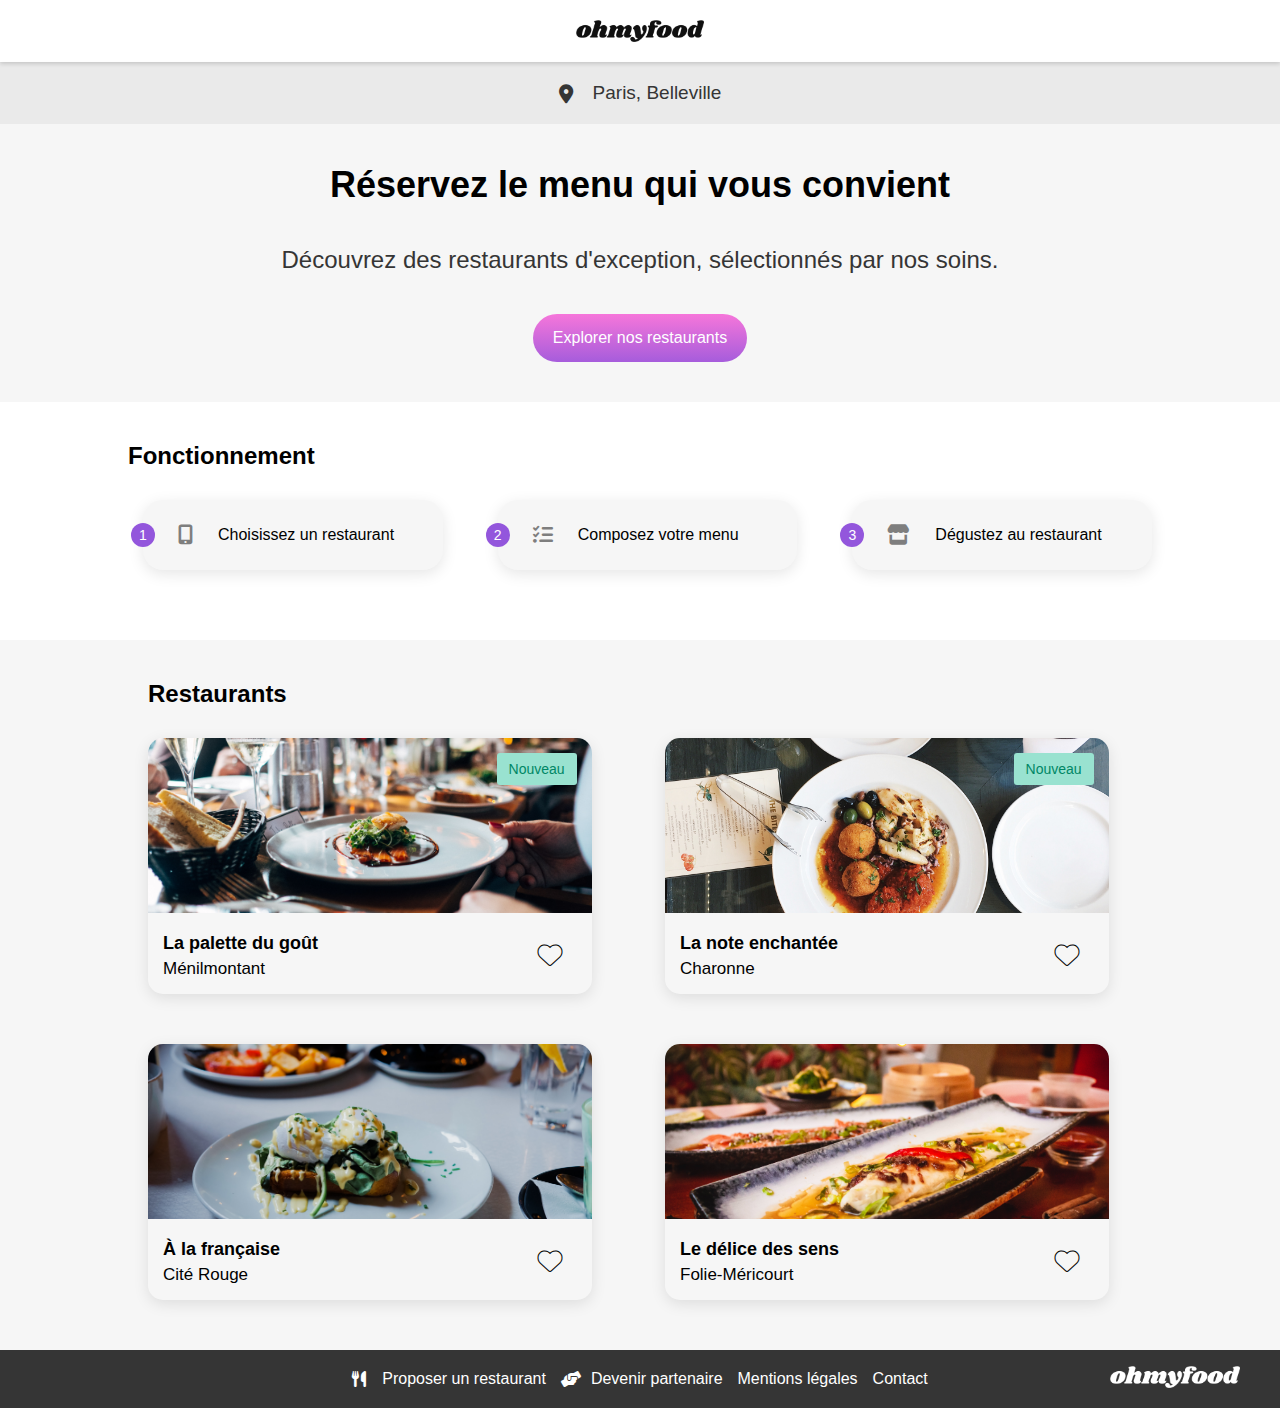
<file: index.html>
<!DOCTYPE html>
<html lang="fr">
<head>
    <meta charset="UTF-8">
    <meta name="viewport" content="width=device-width, initial-scale=1.0">
    <link rel="stylesheet" href="https://cdnjs.cloudflare.com/ajax/libs/font-awesome/6.0.0-beta3/css/all.min.css">
    <link rel="stylesheet" href="assets/css/main.css">
    <title>OhMyFood</title>
</head>

<body>

    <header>
        <div class="logo">
            <img src="assets/img/logo/ohmyfood.png" alt="logo">
        </div>

        <div class="location">
            <i class="fa-solid fa-location-dot"></i>
            <p>Paris, Belleville</p>
        </div>
    </header>

    <section class="hero">

        <div class="reserve">
            <h1>Réservez le menu qui vous convient</h1>
            <p>Découvrez des restaurants d'exception, sélectionnés par nos soins.</p>
            <button>Explorer nos restaurants</button>
        </div>
    </section>

    <section class="process">
        <h2>Fonctionnement</h2>
        <div class="process-list">
            <div class="process-item">
                <div class="process-item-number">1</div>
                <i class="fa-solid fa-mobile-screen-button"></i>
                <p>Choisissez un restaurant</p>
            </div>
            <div class="process-item">
                <div class="process-item-number">2</div>
                <i class="fa-solid fa-list-check"></i>
                <p>Composez votre menu</p>
            </div>
            <div class="process-item">
                <div class="process-item-number">3</div>
                <i class="fa-solid fa-store"></i>
                <p>Dégustez au restaurant</p>
            </div>
        </div>
    </section>

    <section class="restaurants">
        <h2>Restaurants</h2>
        <div class="restaurants-list">
            <div class="restaurant-item restaurant-item--new">
                <img src="assets/img/restaurants/jay-wennington-N_Y88TWmGwA-unsplash.jpg" alt="restaurant-1">
                <div class="elements">
                    <div class="restaurant-item-text">
                        <h3>La palette du goût</h3>
                        <p>Ménilmontant</p>
                    </div>
                    <div class="restaurant-item-heart">
                        <i class="fa-solid fa-heart"></i>
                    </div>
                </div>
            </div>
            <div class="restaurant-item restaurant-item--new">
                <img src="assets/img/restaurants/stil-u2Lp8tXIcjw-unsplash.jpg" alt="restaurant-2">
                <div class="elements">
                    <div class="restaurant-item-text">
                        <h3>La note enchantée</h3>
                        <p>Charonne</p>
                    </div>
                    <div class="restaurant-item-heart">
                        <i class="fa-solid fa-heart"></i>
                    </div>
                </div>
            </div>
            <div class="restaurant-item">
                <img src="assets/img/restaurants/toa-heftiba-DQKerTsQwi0-unsplash.jpg" alt="restaurant-3">
                <div class="elements">
                    <div class="restaurant-item-text">
                        <h3>À la française</h3>
                        <p>Cité Rouge</p>
                    </div>
                    <div class="restaurant-item-heart">
                        <i class="fa-solid fa-heart"></i>
                    </div>
                </div>
            </div>
            <div class="restaurant-item">
                <img src="assets/img/restaurants/louis-hansel-shotsoflouis-qNBGVyOCY8Q-unsplash.jpg" alt="restaurant-4">
                <div class="elements">
                    <div class="restaurant-item-text">
                        <h3>Le délice des sens</h3>
                        <p>Folie-Méricourt</p>
                    </div>
                    <div class="restaurant-item-heart">
                        <i class="fa-solid fa-heart"></i>
                    </div>
                </div>
            </div>
        </div>
    </section>

    <footer>
        <div class="content">
          <div class="content-logo">
            <img src="../assets/img/logo/ohmyfood.png" alt="logo ohmyfood">
          </div>
          <div class="content-links">
            <div class="content-links-item">
              <i class="fa-solid fa-utensils"></i>
              <a href="#">Proposer un restaurant</a>
            </div>
            <div class="content-links-item">
              <i class="fa-solid fa-handshake-angle"></i>
              <a href="#">Devenir partenaire</a>
            </div>
            <a href="#">Mentions légales</a>
            <a href="#">Contact</a>
          </div>
        </div>
    </footer>
    
</body>
</html>
</file>
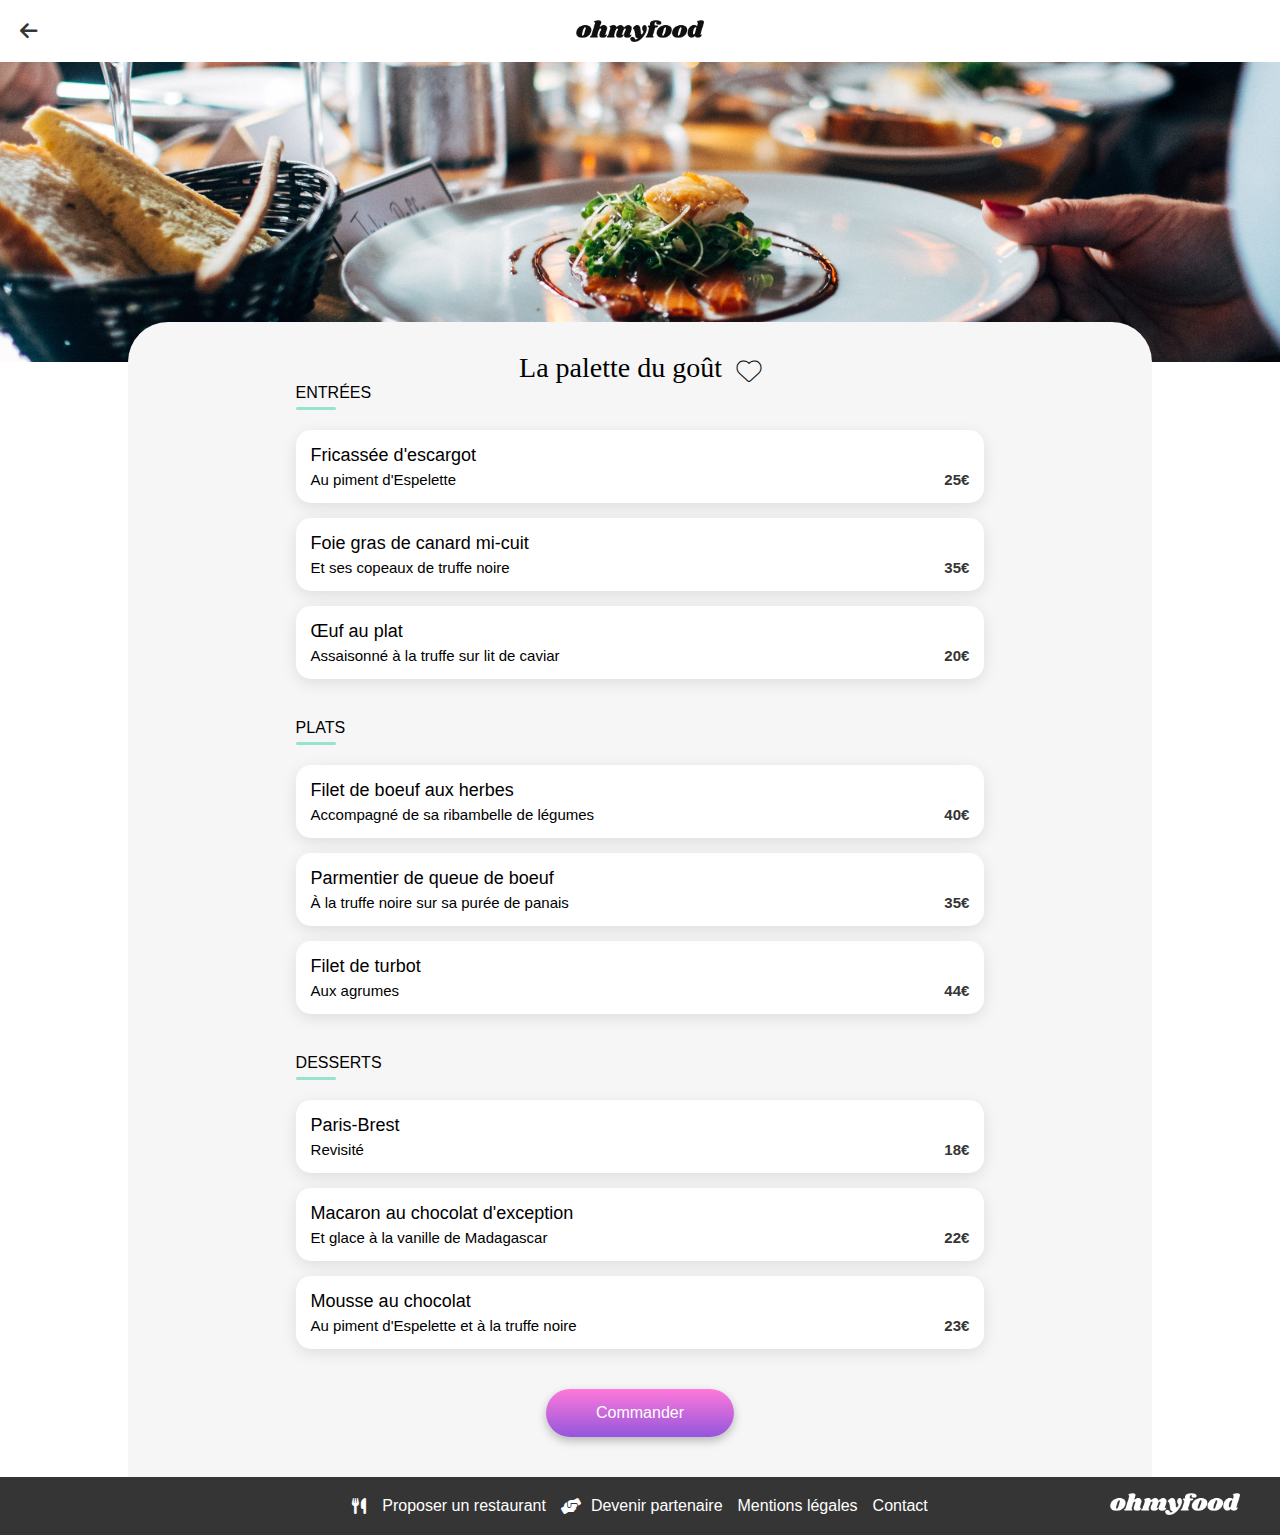
<file: restaurants/restaurant-1.html>
<!DOCTYPE html>
<html lang="fr">
<head>
    <meta charset="UTF-8">
    <meta name="viewport" content="width=device-width, initial-scale=1.0">
    <link rel="stylesheet" href="https://cdnjs.cloudflare.com/ajax/libs/font-awesome/6.0.0-beta3/css/all.min.css">
    <link rel="stylesheet" href="../assets/css/main.css">
    <title>OhMyFood</title>
</head>

<body>
    <header>
        <div class="arrow-back">
            <a href="../index.html">
                <i class="fa-solid fa-arrow-left"></i>
            </a>
        </div>
        <div class="logo">
            <img src="../assets/img/logo/ohmyfood.png" alt="logo">
        </div>
    </header>

    <section class="hero">
        <img src="../assets/img/restaurants/jay-wennington-N_Y88TWmGwA-unsplash.jpg" alt="hero">
    </section>
    <section class="menu">
        <div class="menu-header">
            <h1>La palette du goût</h1>
            <button class="favorite" aria-label="Ajouter aux favoris">
                <i class="fa-solid fa-heart"></i>
            </button>
        </div>
       
        <div class="menu-content">
            <section class="menu-category">
                <h2 class="category-title">Entrées</h2>
                <div class="dishes">
                    <article class="dish-card">
                        <div class="dish-info">
                            <h3>Fricassée d'escargot</h3>
                            <p>Au piment d'Espelette</p>
                        </div>
                        <div class="dish-price">
                            <p>25€</p>
                        </div>
                    </article>
                    
                    <article class="dish-card">
                        <div class="dish-info">
                            <h3>Foie gras de canard mi-cuit</h3>
                            <p>Et ses copeaux de truffe noire</p>
                        </div>
                        <div class="dish-price">
                            <p>35€</p>
                        </div>
                    </article>
                    
                    <article class="dish-card">
                        <div class="dish-info">
                            <h3>Œuf au plat</h3>
                            <p>Assaisonné à la truffe sur lit de caviar</p>
                        </div>
                        <div class="dish-price">
                            <p>20€</p>
                        </div>
                    </article>
                </div>
            </section>
            
            <section class="menu-category">
                <h2 class="category-title">Plats</h2>
                <div class="dishes">
                    <article class="dish-card">
                        <div class="dish-info">
                            <h3>Filet de boeuf aux herbes</h3>
                            <p>Accompagné de sa ribambelle de légumes</p>
                        </div>
                        <div class="dish-price">
                            <p>40€</p>
                        </div>
                    </article>
                    <article class="dish-card">
                        <div class="dish-info">
                            <h3>Parmentier de queue de boeuf</h3>
                            <p>À la truffe noire sur sa purée de panais</p>
                        </div>
                        <div class="dish-price">
                            <p>35€</p>
                        </div>
                    </article>
                    <article class="dish-card">
                        <div class="dish-info">
                            <h3>Filet de turbot</h3>
                            <p>Aux agrumes</p>
                        </div>
                        <div class="dish-price">
                            <p>44€</p>
                        </div>
                    </article>
                </div>
            </section>
            
            <section class="menu-category">
                <h2 class="category-title">Desserts</h2>
                <div class="dishes">
                    <article class="dish-card">
                        <div class="dish-info">
                            <h3>Paris-Brest</h3>
                            <p>Revisité</p>
                        </div>
                        <div class="dish-price">
                            <p>18€</p>
                        </div>
                    </article>
                    <article class="dish-card">
                        <div class="dish-info">
                            <h3>Macaron au chocolat d'exception</h3>
                            <p>Et glace à la vanille de Madagascar</p>
                        </div>
                        <div class="dish-price">
                            <p>22€</p>
                        </div>
                    </article>
                    <article class="dish-card">
                        <div class="dish-info">
                            <h3>Mousse au chocolat</h3>
                            <p>Au piment d'Espelette et à la truffe noire</p>
                        </div>
                        <div class="dish-price">
                            <p>23€</p>
                        </div>
                    </article>
                </div>
            </section>
        </div>
        
        <div class="menu-action">
            <button class="btn-primary">Commander</button>
        </div>
    </section>


    <footer>
        <div class="content">
            <div class="content-logo">
                <img src="../assets/img/logo/ohmyfood.png" alt="logo ohmyfood">
            </div>
            <div class="content-links">
                <div class="content-links-item">
                    <i class="fa-solid fa-utensils"></i>
                    <a href="#">Proposer un restaurant</a>
                </div>
                <div class="content-links-item">
                    <i class="fa-solid fa-handshake-angle"></i>
                    <a href="#">Devenir partenaire</a>
                </div>
                <a href="#">Mentions légales</a>
                <a href="#">Contact</a>
            </div>
        </div>
    </footer>
    
</body>
</html>
</file>
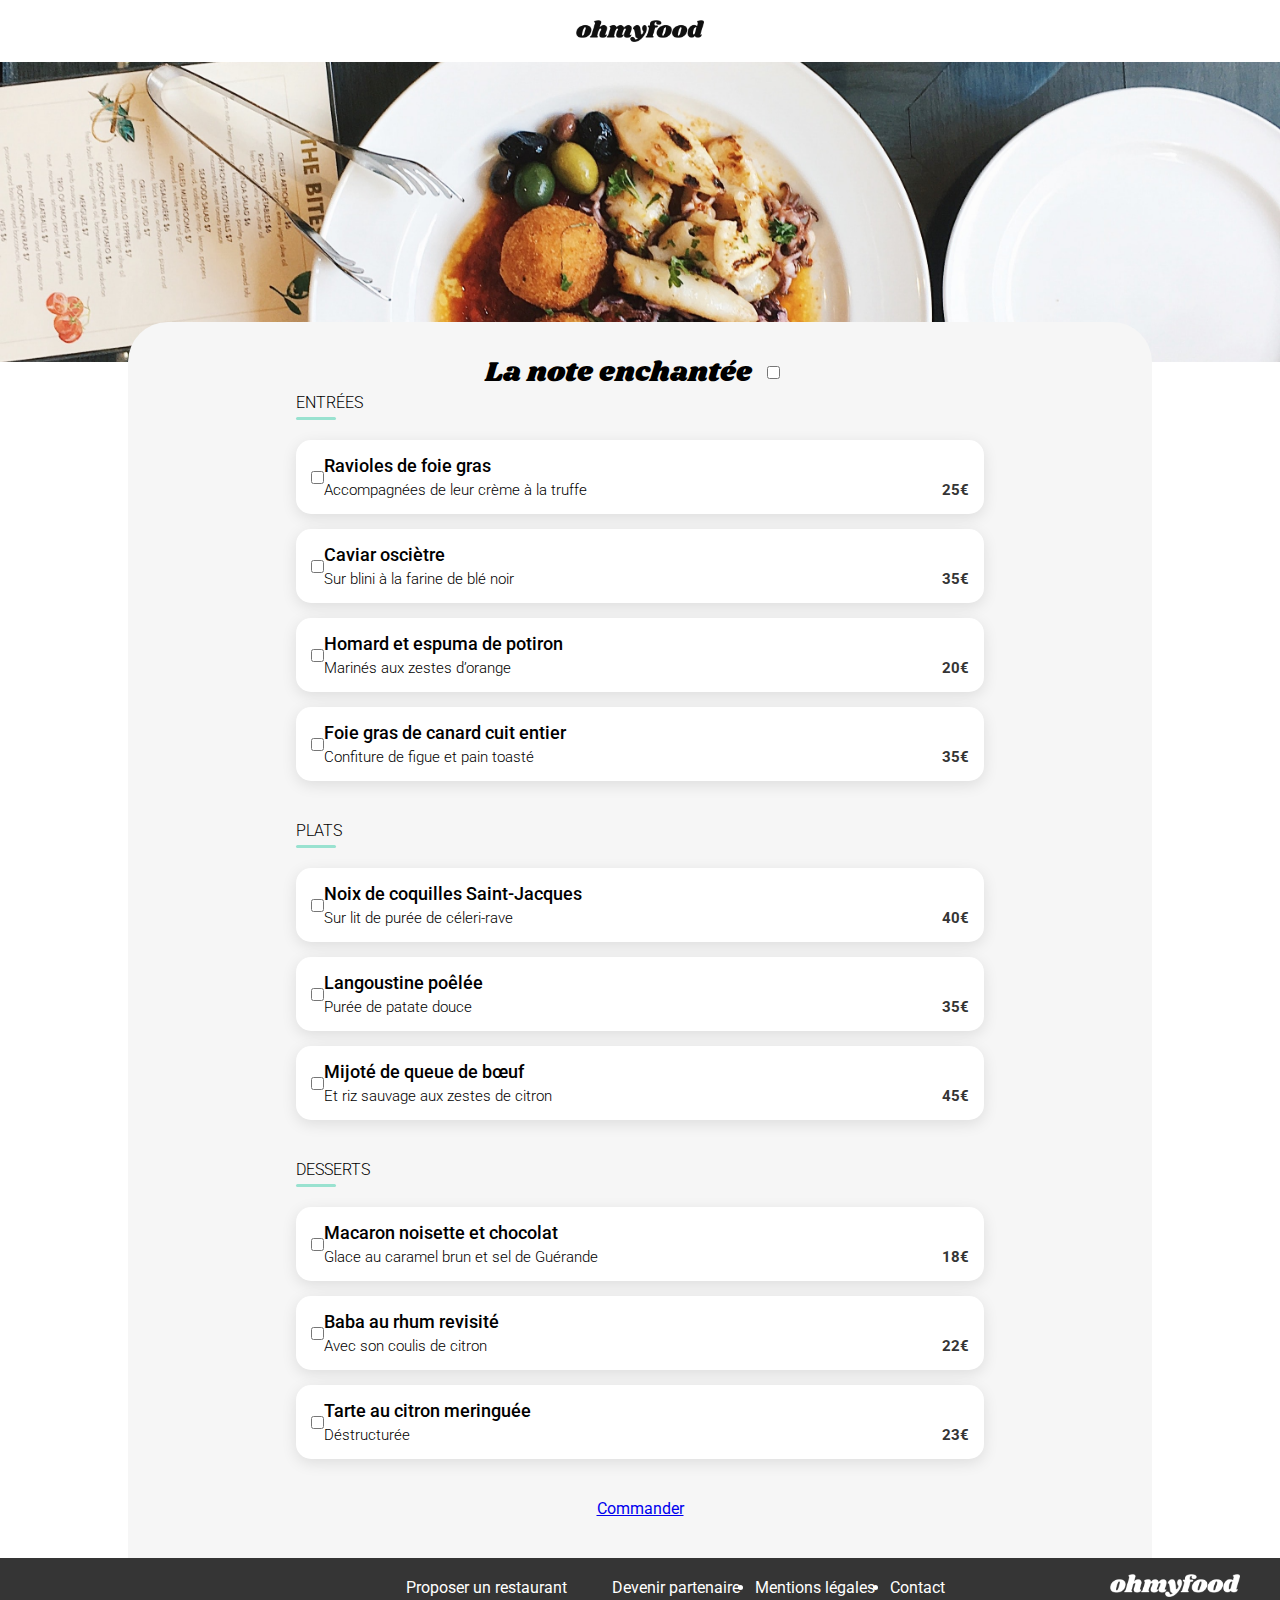
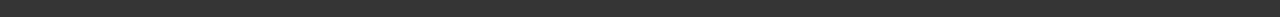
<file: restaurants/restaurant-2.html>
<!DOCTYPE html>
<html lang="fr">
<head>
    <meta charset="UTF-8">
    <meta name="viewport" content="width=device-width, initial-scale=1.0">
    <link href="https://fonts.googleapis.com/css2?family=Roboto:ital,wght@0,100..900;1,100..900&display=swap" rel="stylesheet">
    <link href="https://fonts.googleapis.com/css2?family=Shrikhand&display=swap" rel="stylesheet">
    <link rel="stylesheet" href="../assets/css/main.css">
    <title>OhMyFood</title>
</head>

<body>
<header>
    <div class="arrow-back">
        <a href="../index.html">
            <i class="fa-solid fa-arrow-left"></i>
        </a>
    </div>
    <div class="logo">
        <img src="./../assets/img/logo/ohmyfood.png" alt="logo">
    </div>
</header>

<section class="main">
    <div class="hero">
        <img src="../assets/img/restaurants/restaurant-2.jpg" alt="hero">
    </div>

    <div class="menu">
        <div class="menu-header">
            <h1>La note enchantée</h1>
            <input type="checkbox" id="heart-checkbox-menu" class="heart-checkbox">
            <label for="heart-checkbox-menu" class="heart-label button-heart" aria-label="Ajouter aux favoris">
                <i class="fa-solid fa-heart"></i>
            </label>
        </div>

        <div class="menu-content">
            <section class="menu-category">
                <h2 class="category-title">Entrées</h2>
                <div class="dishes">
                    <article class="dish-card">
                        <input type="checkbox" id="dish-checkbox-1" class="dish-checkbox">
                        <div class="dish-info">
                            <h3>Ravioles de foie gras</h3>
                            <p>Accompagnées de leur crème à la truffe</p>
                        </div>
                        <div class="dish-price"><p>25€</p></div>
                        <div class="dish-check"><i class="fas fa-check-circle"></i></div>
                        <label for="dish-checkbox-1" class="dish-card-overlay"></label>
                    </article>

                    <article class="dish-card">
                        <input type="checkbox" id="dish-checkbox-2" class="dish-checkbox">
                        <div class="dish-info">
                            <h3>Caviar osciètre</h3>
                            <p>Sur blini à la farine de blé noir</p>
                        </div>
                        <div class="dish-price"><p>35€</p></div>
                        <div class="dish-check"><i class="fas fa-check-circle"></i></div>
                        <label for="dish-checkbox-2" class="dish-card-overlay"></label>
                    </article>

                    <article class="dish-card">
                        <input type="checkbox" id="dish-checkbox-3" class="dish-checkbox">
                        <div class="dish-info">
                            <h3>Homard et espuma de potiron</h3>
                            <p>Marinés aux zestes d’orange</p>
                        </div>
                        <div class="dish-price"><p>20€</p></div>
                        <div class="dish-check"><i class="fas fa-check-circle"></i></div>
                        <label for="dish-checkbox-3" class="dish-card-overlay"></label>
                    </article>

                    <article class="dish-card">
                        <input type="checkbox" id="dish-checkbox-4" class="dish-checkbox">
                        <div class="dish-info">
                            <h3>Foie gras de canard cuit entier</h3>
                            <p>Confiture de figue et pain toasté</p>
                        </div>
                        <div class="dish-price"><p>35€</p></div>
                        <div class="dish-check"><i class="fas fa-check-circle"></i></div>
                        <label for="dish-checkbox-4" class="dish-card-overlay"></label>
                    </article>
                </div>
            </section>

            <section class="menu-category">
                <h2 class="category-title">Plats</h2>
                <div class="dishes">
                    <article class="dish-card">
                        <input type="checkbox" id="dish-checkbox-5" class="dish-checkbox">
                        <div class="dish-info">
                            <h3>Noix de coquilles Saint-Jacques</h3>
                            <p>Sur lit de purée de céleri-rave</p>
                        </div>
                        <div class="dish-price"><p>40€</p></div>
                        <div class="dish-check"><i class="fas fa-check-circle"></i></div>
                        <label for="dish-checkbox-5" class="dish-card-overlay"></label>
                    </article>

                    <article class="dish-card">
                        <input type="checkbox" id="dish-checkbox-6" class="dish-checkbox">
                        <div class="dish-info">
                            <h3>Langoustine poêlée</h3>
                            <p>Purée de patate douce</p>
                        </div>
                        <div class="dish-price"><p>35€</p></div>
                        <div class="dish-check"><i class="fas fa-check-circle"></i></div>
                        <label for="dish-checkbox-6" class="dish-card-overlay"></label>
                    </article>

                    <article class="dish-card">
                        <input type="checkbox" id="dish-checkbox-7" class="dish-checkbox">
                        <div class="dish-info">
                            <h3>Mijoté de queue de bœuf</h3>
                            <p>Et riz sauvage aux zestes de citron</p>
                        </div>
                        <div class="dish-price"><p>45€</p></div>
                        <div class="dish-check"><i class="fas fa-check-circle"></i></div>
                        <label for="dish-checkbox-7" class="dish-card-overlay"></label>
                    </article>
                </div>
            </section>

            <section class="menu-category">
                <h2 class="category-title">Desserts</h2>
                <div class="dishes">
                    <article class="dish-card">
                        <input type="checkbox" id="dish-checkbox-8" class="dish-checkbox">
                        <div class="dish-info">
                            <h3>Macaron noisette et chocolat</h3>
                            <p>Glace au caramel brun et sel de Guérande</p>
                        </div>
                        <div class="dish-price"><p>18€</p></div>
                        <div class="dish-check"><i class="fas fa-check-circle"></i></div>
                        <label for="dish-checkbox-8" class="dish-card-overlay"></label>
                    </article>

                    <article class="dish-card">
                        <input type="checkbox" id="dish-checkbox-9" class="dish-checkbox">
                        <div class="dish-info">
                            <h3>Baba au rhum revisité</h3>
                            <p>Avec son coulis de citron</p>
                        </div>
                        <div class="dish-price"><p>22€</p></div>
                        <div class="dish-check"><i class="fas fa-check-circle"></i></div>
                        <label for="dish-checkbox-9" class="dish-card-overlay"></label>
                    </article>

                    <article class="dish-card">
                        <input type="checkbox" id="dish-checkbox-10" class="dish-checkbox">
                        <div class="dish-info">
                            <h3>Tarte au citron meringuée</h3>
                            <p>Déstructurée</p>
                        </div>
                        <div class="dish-price"><p>23€</p></div>
                        <div class="dish-check"><i class="fas fa-check-circle"></i></div>
                        <label for="dish-checkbox-10" class="dish-card-overlay"></label>
                    </article>
                </div>
            </section>
        </div>

        <div class="menu-action">
            <a href="#" class="command-button">Commander</a>
        </div>
    </div>
</section>

<footer>
    <div class="content">
        <div class="content-logo">
            <img src="./../assets/img/logo/ohmyfood.png" alt="logo ohmyfood">
        </div>
        <ul class="content-links">
            <li class="content-links-item">
                <i class="fa-solid fa-utensils"></i>
                <a href="#">Proposer un restaurant</a>
            </li>
            <li class="content-links-item">
                <i class="fa-solid fa-handshake-angle"></i>
                <a href="#">Devenir partenaire</a>
            </li>
            <li><a href="#">Mentions légales</a></li>
            <li><a href="mailto:oliveros.dylan0703@gmail.com">Contact</a></li>
        </ul>
    </div>
</footer>

</body>
</html>
</file>
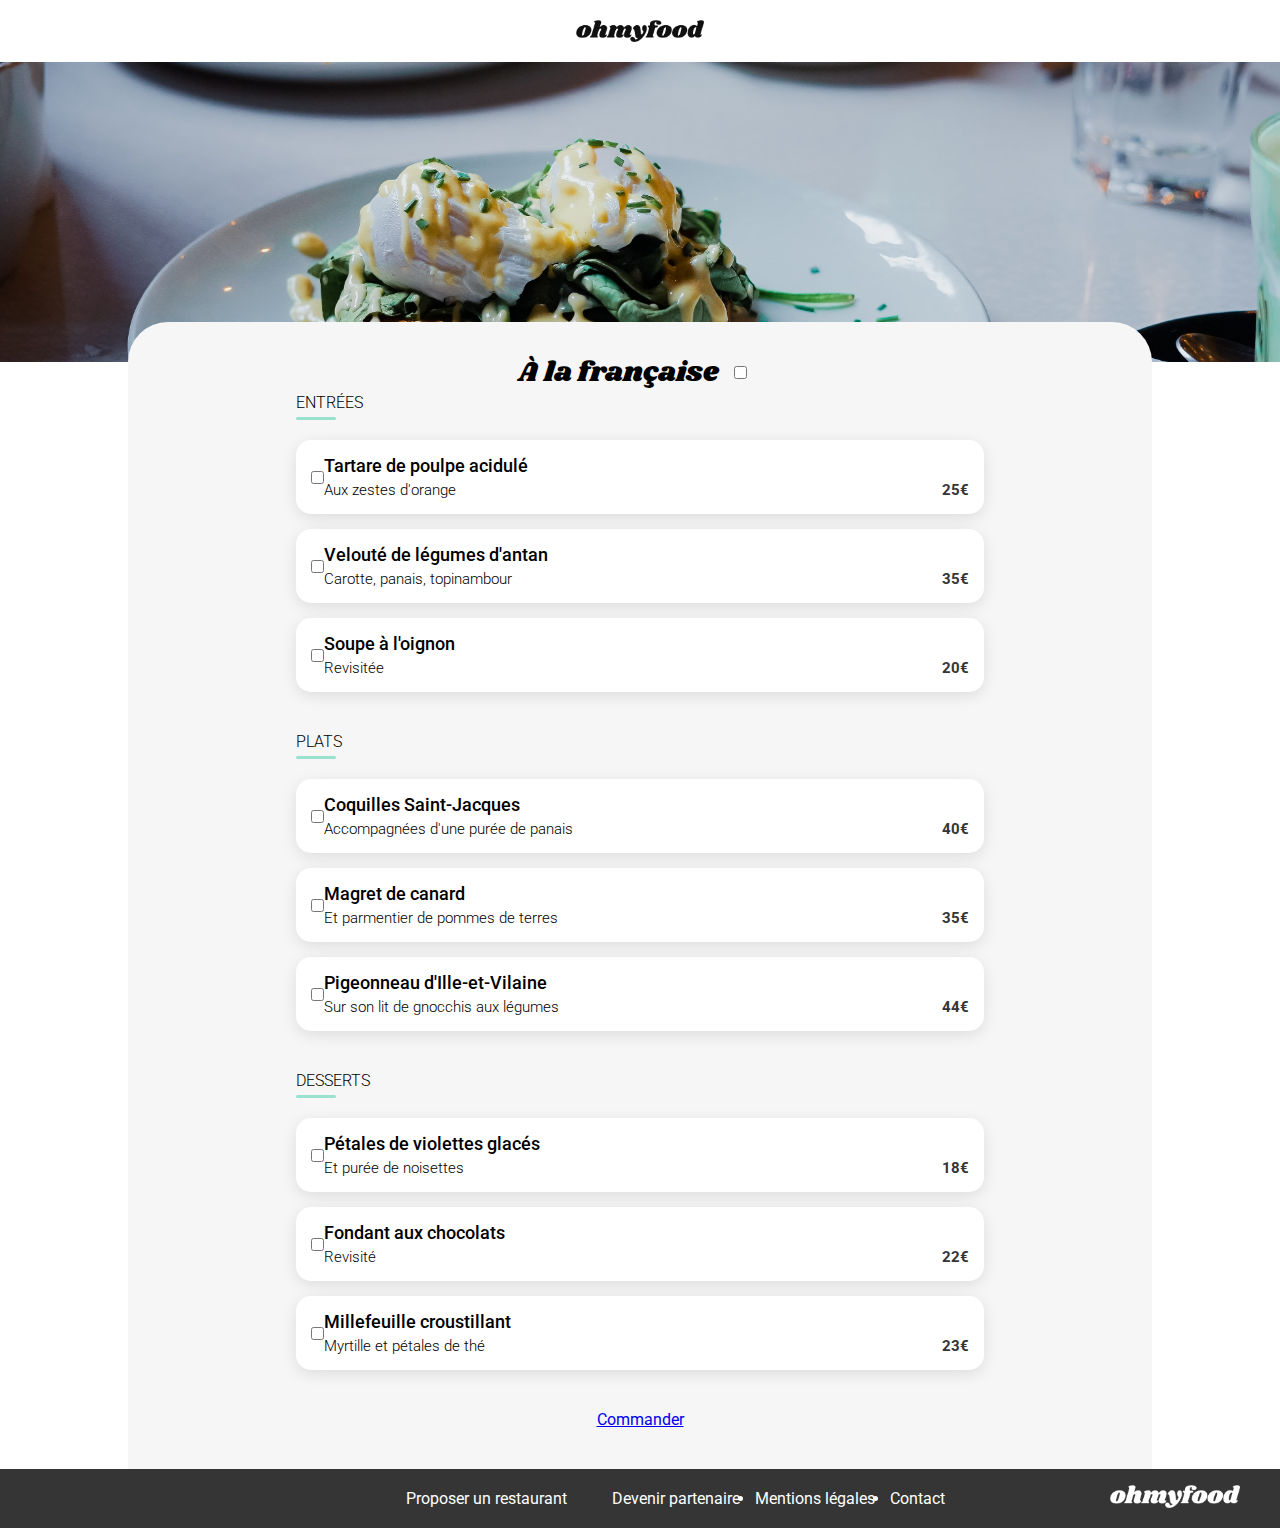
<file: restaurants/restaurant-3.html>
<!DOCTYPE html>
<html lang="fr">
<head>
    <meta charset="UTF-8">
    <meta name="viewport" content="width=device-width, initial-scale=1.0">
    <link href="https://fonts.googleapis.com/css2?family=Roboto:ital,wght@0,100..900;1,100..900&display=swap" rel="stylesheet">
    <link href="https://fonts.googleapis.com/css2?family=Shrikhand&display=swap" rel="stylesheet">
    <link rel="stylesheet" href="../assets/css/main.css">
    <title>OhMyFood</title>
</head>

<body>
    <header>
        <div class="arrow-back">
            <a href="../index.html">
                <i class="fa-solid fa-arrow-left"></i>
            </a>
        </div>
        <div class="logo">
            <img src="./../assets/img/logo/ohmyfood.png" alt="logo">
        </div>
    </header>
    
    <section class="main">

        <div class="hero">
            <img src="../assets/img/restaurants/restaurant-3.jpg" alt="hero">
        </div>

        <div class="menu">
            <div class="menu-header">
                <h1>À la française</h1>
                <input type="checkbox" id="heart-checkbox-menu" class="heart-checkbox">
                <label for="heart-checkbox-menu" class="heart-label button-heart" aria-label="Ajouter aux favoris">
                    <i class="fa-solid fa-heart"></i>
                </label>
            </div>
            <div class="menu-content">
                <section class="menu-category">
                    <h2 class="category-title">Entrées</h2>
                    <div class="dishes">
                        <article class="dish-card">
                            <input type="checkbox" id="dish-checkbox-1" class="dish-checkbox">
                            <div class="dish-info">
                                <h3>Tartare de poulpe acidulé</h3>
                                <p>Aux zestes d'orange</p>
                            </div>
                            <div class="dish-price">
                                <p>25€</p>
                            </div>
                            <div class="dish-check">
                                <i class="fas fa-check-circle"></i>
                            </div>
                            <label for="dish-checkbox-1" class="dish-card-overlay"></label>
                        </article>
                        
                        <article class="dish-card">
                            <input type="checkbox" id="dish-checkbox-2" class="dish-checkbox">
                            <div class="dish-info">
                                <h3>Velouté de légumes d'antan</h3>
                                <p>Carotte, panais, topinambour</p>
                            </div>
                            <div class="dish-price">
                                <p>35€</p>
                            </div>
                            <div class="dish-check">
                                <i class="fas fa-check-circle"></i>
                            </div>
                            <label for="dish-checkbox-2" class="dish-card-overlay"></label>
                        </article>
                        
                        <article class="dish-card">
                            <input type="checkbox" id="dish-checkbox-3" class="dish-checkbox">
                            <div class="dish-info">
                                <h3>Soupe à l'oignon</h3>
                                <p>Revisitée</p>
                            </div>
                            <div class="dish-price">
                                <p>20€</p>
                            </div>
                            <div class="dish-check">
                                <i class="fas fa-check-circle"></i>
                            </div>
                            <label for="dish-checkbox-3" class="dish-card-overlay"></label>
                        </article>
                    </div>
                </section>
                
                <section class="menu-category">
                    <h2 class="category-title">Plats</h2>
                    <div class="dishes">
                        <article class="dish-card">
                            <input type="checkbox" id="dish-checkbox-4" class="dish-checkbox">
                            <div class="dish-info">
                                <h3>Coquilles Saint-Jacques</h3>
                                <p>Accompagnées d'une purée de panais</p>
                            </div>
                            <div class="dish-price">
                                <p>40€</p>
                            </div>
                            <div class="dish-check">
                                <i class="fas fa-check-circle"></i>
                            </div>
                            <label for="dish-checkbox-4" class="dish-card-overlay"></label>
                        </article>
                        <article class="dish-card">
                            <input type="checkbox" id="dish-checkbox-5" class="dish-checkbox">
                            <div class="dish-info">
                                <h3>Magret de canard</h3>
                                <p>Et parmentier de pommes de terres</p>
                            </div>
                            <div class="dish-price">
                                <p>35€</p>
                            </div>
                            <div class="dish-check">
                                <i class="fas fa-check-circle"></i>
                            </div>
                            <label for="dish-checkbox-5" class="dish-card-overlay"></label>
                        </article>
                        <article class="dish-card">
                            <input type="checkbox" id="dish-checkbox-6" class="dish-checkbox">
                            <div class="dish-info">
                                <h3>Pigeonneau d'Ille-et-Vilaine</h3>
                                <p>Sur son lit de gnocchis aux légumes</p>
                            </div>
                            <div class="dish-price">
                                <p>44€</p>
                            </div>
                            <div class="dish-check">
                                <i class="fas fa-check-circle"></i>
                            </div>
                            <label for="dish-checkbox-6" class="dish-card-overlay"></label>
                        </article>
                    </div>
                </section>
                
                <section class="menu-category">
                    <h2 class="category-title">Desserts</h2>
                    <div class="dishes">
                        <article class="dish-card">
                            <input type="checkbox" id="dish-checkbox-7" class="dish-checkbox">
                            <div class="dish-info">
                                <h3>Pétales de violettes glacés</h3>
                                <p>Et purée de noisettes</p>
                            </div>
                            <div class="dish-price">
                                <p>18€</p>
                            </div>
                            <div class="dish-check">
                                <i class="fas fa-check-circle"></i>
                            </div>
                            <label for="dish-checkbox-7" class="dish-card-overlay"></label>
                        </article>
                        <article class="dish-card">
                            <input type="checkbox" id="dish-checkbox-8" class="dish-checkbox">
                            <div class="dish-info">
                                <h3>Fondant aux chocolats</h3>
                                <p>Revisité</p>
                            </div>
                            <div class="dish-price">
                                <p>22€</p>
                            </div>
                            <div class="dish-check">
                                <i class="fas fa-check-circle"></i>
                            </div>
                            <label for="dish-checkbox-8" class="dish-card-overlay"></label>
                        </article>
                        <article class="dish-card">
                            <input type="checkbox" id="dish-checkbox-9" class="dish-checkbox">
                            <div class="dish-info">
                                <h3>Millefeuille croustillant</h3>
                                <p>Myrtille et pétales de thé</p>
                            </div>
                            <div class="dish-price">
                                <p>23€</p>
                            </div>
                            <div class="dish-check">
                                <i class="fas fa-check-circle"></i>
                            </div>
                            <label for="dish-checkbox-9" class="dish-card-overlay"></label>
                        </article>
                    </div>
                </section>
            </div>
            
            <div class="menu-action">
                <a href="#" class="command-button">Commander</a>
            </div>
        </div>
    </section>


    <footer>
        <div class="content">
            <div class="content-logo">
                <img src="./../assets/img/logo/ohmyfood.png" alt="logo ohmyfood">
            </div>
            <ul class="content-links">
                <li class="content-links-item">
                    <i class="fa-solid fa-utensils"></i>
                    <a href="#">Proposer un restaurant</a>
                </li>
                <li class="content-links-item">
                    <i class="fa-solid fa-handshake-angle"></i>
                    <a href="#">Devenir partenaire</a>
                </li>
                <li>
                    <a href="#">Mentions légales</a>
                </li>
                <li>
                    <a href="mailto:oliveros.dylan0703@gmail.com">Contact</a>
                </li>
            </ul>
        </div>
    </footer>
    
</body>
</html>
</file>
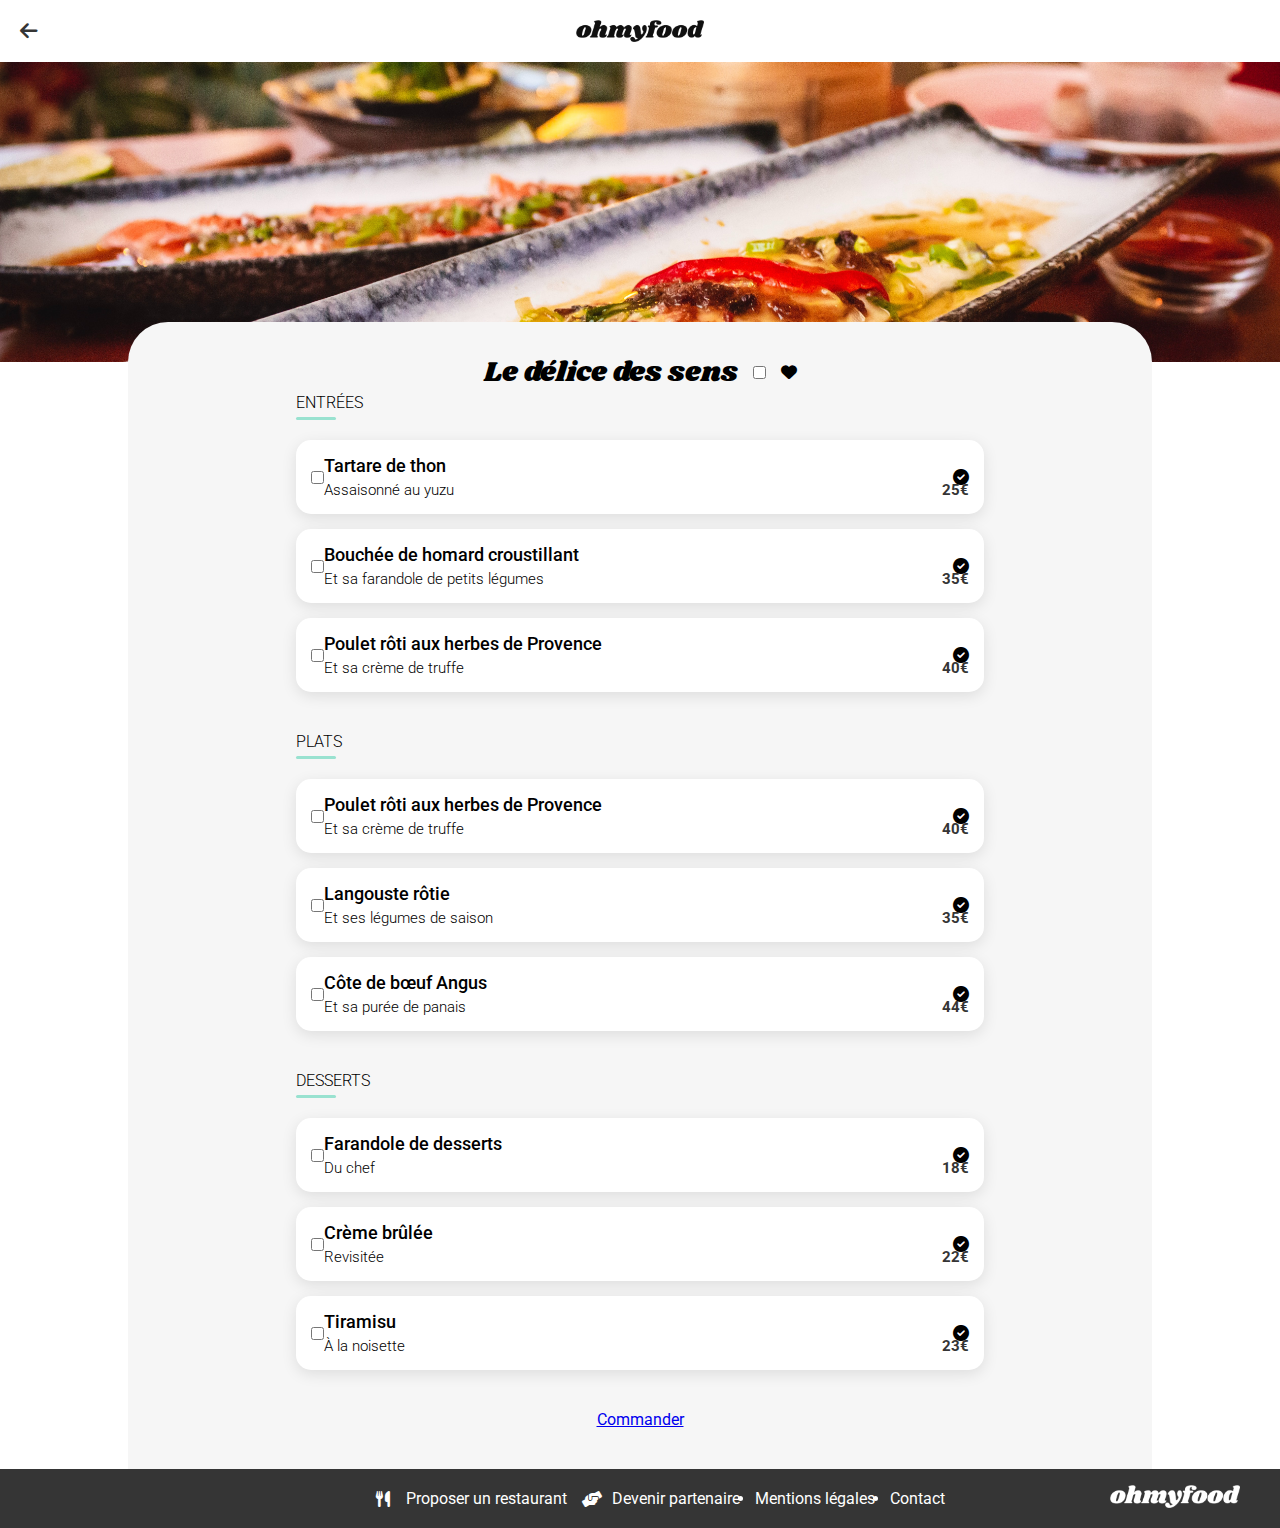
<file: restaurants/restaurant-4.html>
<!DOCTYPE html>
<html lang="fr">
<head>
    <meta charset="UTF-8">
    <meta name="viewport" content="width=device-width, initial-scale=1.0">
    <link rel="stylesheet" href="https://cdnjs.cloudflare.com/ajax/libs/font-awesome/6.0.0-beta3/css/all.min.css">
    <link href="https://fonts.googleapis.com/css2?family=Roboto:ital,wght@0,100..900;1,100..900&display=swap" rel="stylesheet">
    <link href="https://fonts.googleapis.com/css2?family=Shrikhand&display=swap" rel="stylesheet">
    <link rel="stylesheet" href="../assets/css/main.css">
    <title>OhMyFood</title>
</head>

<body>
    <header>
        <div class="arrow-back">
            <a href="../index.html">
                <i class="fa-solid fa-arrow-left"></i>
            </a>
        </div>
        <div class="logo">
            <img src="./../assets/img/logo/ohmyfood.png" alt="logo">
        </div>
    </header>
    
    <section class="main">

        <div class="hero">
            <img src="../assets/img/restaurants/restaurant-4.jpg" alt="hero">
        </div>

        <div class="menu">
            <div class="menu-header">
                <h1>Le délice des sens</h1>
                <input type="checkbox" id="heart-checkbox-menu" class="heart-checkbox">
                <label for="heart-checkbox-menu" class="heart-label button-heart" aria-label="Ajouter aux favoris">
                    <i class="fa-solid fa-heart"></i>
                </label>
            </div>
            <div class="menu-content">
                <section class="menu-category">
                    <h2 class="category-title">Entrées</h2>
                    <div class="dishes">
                        <article class="dish-card">
                            <input type="checkbox" id="dish-checkbox-1" class="dish-checkbox">
                            <div class="dish-info">
                                <h3>Tartare de thon</h3>
                                <p>Assaisonné au yuzu</p>
                            </div>
                            <div class="dish-price">
                                <p>25€</p>
                            </div>
                            <div class="dish-check">
                                <i class="fas fa-check-circle"></i>
                            </div>
                            <label for="dish-checkbox-1" class="dish-card-overlay"></label>
                        </article>
                        
                        <article class="dish-card">
                            <input type="checkbox" id="dish-checkbox-2" class="dish-checkbox">
                            <div class="dish-info">
                                <h3>Bouchée de homard croustillant</h3>
                                <p>Et sa farandole de petits légumes</p>
                            </div>
                            <div class="dish-price">
                                <p>35€</p>
                            </div>
                            <div class="dish-check">
                                <i class="fas fa-check-circle"></i>
                            </div>
                            <label for="dish-checkbox-2" class="dish-card-overlay"></label>
                        </article>
                        
                        <article class="dish-card">
                            <input type="checkbox" id="dish-checkbox-3" class="dish-checkbox">
                            <div class="dish-info">
                                <h3>Poulet rôti aux herbes de Provence</h3>
                                <p>Et sa crème de truffe</p>
                            </div>
                            <div class="dish-price">
                                <p>40€</p>
                            </div>
                            <div class="dish-check">
                                <i class="fas fa-check-circle"></i>
                            </div>
                            <label for="dish-checkbox-3" class="dish-card-overlay"></label>
                        </article>
                    </div>
                </section>
                
                <section class="menu-category">
                    <h2 class="category-title">Plats</h2>
                    <div class="dishes">
                        <article class="dish-card">
                            <input type="checkbox" id="dish-checkbox-4" class="dish-checkbox">
                            <div class="dish-info">
                                <h3>Poulet rôti aux herbes de Provence</h3>
                                <p>Et sa crème de truffe</p>
                            </div>
                            <div class="dish-price">
                                <p>40€</p>
                            </div>
                            <div class="dish-check">
                                <i class="fas fa-check-circle"></i>
                            </div>
                            <label for="dish-checkbox-4" class="dish-card-overlay"></label>
                        </article>
                        <article class="dish-card">
                            <input type="checkbox" id="dish-checkbox-5" class="dish-checkbox">
                            <div class="dish-info">
                                <h3>Langouste rôtie</h3>
                                <p>Et ses légumes de saison</p>
                            </div>
                            <div class="dish-price">
                                <p>35€</p>
                            </div>
                            <div class="dish-check">
                                <i class="fas fa-check-circle"></i>
                            </div>
                            <label for="dish-checkbox-5" class="dish-card-overlay"></label>
                        </article>
                        <article class="dish-card">
                            <input type="checkbox" id="dish-checkbox-6" class="dish-checkbox">
                            <div class="dish-info">
                                <h3>Côte de bœuf Angus</h3>
                                <p>Et sa purée de panais</p>
                            </div>
                            <div class="dish-price">
                                <p>44€</p>
                            </div>
                            <div class="dish-check">
                                <i class="fas fa-check-circle"></i>
                            </div>
                            <label for="dish-checkbox-6" class="dish-card-overlay"></label>
                        </article>
                    </div>
                </section>
                
                <section class="menu-category">
                    <h2 class="category-title">Desserts</h2>
                    <div class="dishes">
                        <article class="dish-card">
                            <input type="checkbox" id="dish-checkbox-7" class="dish-checkbox">
                            <div class="dish-info">
                                <h3>Farandole de desserts</h3>
                                <p>Du chef</p>
                            </div>
                            <div class="dish-price">
                                <p>18€</p>
                            </div>
                            <div class="dish-check">
                                <i class="fas fa-check-circle"></i>
                            </div>
                            <label for="dish-checkbox-7" class="dish-card-overlay"></label>
                        </article>
                        <article class="dish-card">
                            <input type="checkbox" id="dish-checkbox-8" class="dish-checkbox">
                            <div class="dish-info">
                                <h3>Crème brûlée</h3>
                                <p>Revisitée</p>
                            </div>
                            <div class="dish-price">
                                <p>22€</p>
                            </div>
                            <div class="dish-check">
                                <i class="fas fa-check-circle"></i>
                            </div>
                            <label for="dish-checkbox-8" class="dish-card-overlay"></label>
                        </article>
                        <article class="dish-card">
                            <input type="checkbox" id="dish-checkbox-9" class="dish-checkbox">
                            <div class="dish-info">
                                <h3>Tiramisu</h3>
                                <p>À la noisette</p>
                            </div>
                            <div class="dish-price">
                                <p>23€</p>
                            </div>
                            <div class="dish-check">
                                <i class="fas fa-check-circle"></i>
                            </div>
                            <label for="dish-checkbox-9" class="dish-card-overlay"></label>
                        </article>
                    </div>
                </section>
            </div>
            
            <div class="menu-action">
                <a href="#" class="command-button">Commander</a>
            </div>
        </div>
    </section>

    <footer>
        <div class="content">
            <div class="content-logo">
                <img src="./../assets/img/logo/ohmyfood.png" alt="logo ohmyfood">
            </div>
            <ul class="content-links">
                <li class="content-links-item">
                    <i class="fa-solid fa-utensils"></i>
                    <a href="#">Proposer un restaurant</a>
                </li>
                <li class="content-links-item">
                    <i class="fa-solid fa-handshake-angle"></i>
                    <a href="#">Devenir partenaire</a>
                </li>
                <li>
                    <a href="#">Mentions légales</a>
                </li>
                <li>
                    <a href="mailto:oliveros.dylan0703@gmail.com">Contact</a>
                </li>
            </ul>
        </div>
    </footer>
    
</body>
</html>
</file>
<file: assets/css/main.css>
* {
  margin: 0;
  -webkit-box-sizing: border-box;
          box-sizing: border-box;
  font-family: 'Roboto', sans-serif;
}

header {
  -webkit-box-align: center;
      -ms-flex-align: center;
          align-items: center;
  position: relative;
  color: #353535;
}

header .arrow-back {
  position: absolute;
  left: 20px;
  top: 50%;
  -webkit-transform: translateY(-50%);
          transform: translateY(-50%);
  display: -webkit-box;
  display: -ms-flexbox;
  display: flex;
  -webkit-box-align: center;
      -ms-flex-align: center;
          align-items: center;
  -webkit-box-pack: center;
      -ms-flex-pack: center;
          justify-content: center;
  z-index: 10;
}

header .arrow-back a {
  color: #353535;
  text-decoration: none;
}

header .arrow-back i {
  font-size: 20px;
}

header .logo {
  display: -webkit-box;
  display: -ms-flexbox;
  display: flex;
  -webkit-box-pack: center;
      -ms-flex-pack: center;
          justify-content: center;
  padding: 20px 0;
  position: relative;
  -webkit-box-shadow: 0px 2px 4px 0px #00000026;
          box-shadow: 0px 2px 4px 0px #00000026;
}

header .logo img {
  width: 40%;
}

@media (min-width: 768px) {
  header .logo img {
    width: 20%;
  }
}

@media (min-width: 1024px) {
  header .logo img {
    width: 10%;
  }
}

header .location {
  display: -webkit-box;
  display: -ms-flexbox;
  display: flex;
  -webkit-box-align: center;
      -ms-flex-align: center;
          align-items: center;
  -webkit-box-pack: center;
      -ms-flex-pack: center;
          justify-content: center;
  gap: 10px;
  background-color: #eaeaea;
  font-size: 19px;
  gap: 20px;
  padding: 20px 0;
  -webkit-box-shadow: 0px 4px 4px 0px #00000040;
          box-shadow: 0px 4px 4px 0px #00000040;
}

footer {
  background-color: #353535;
  color: white;
  padding: 20px 25px;
}

footer .content {
  display: -webkit-box;
  display: -ms-flexbox;
  display: flex;
  -webkit-box-orient: vertical;
  -webkit-box-direction: normal;
      -ms-flex-direction: column;
          flex-direction: column;
  gap: 20px;
  max-width: 1200px;
  margin: 0 auto;
}

footer .content .content-logo {
  -webkit-box-ordinal-group: 1;
      -ms-flex-order: 0;
          order: 0;
}

footer .content .content-logo img {
  width: 110px;
  -webkit-filter: brightness(0) invert(1);
          filter: brightness(0) invert(1);
}

@media (min-width: 768px) {
  footer .content {
    -webkit-box-orient: horizontal;
    -webkit-box-direction: normal;
        -ms-flex-direction: row;
            flex-direction: row;
    -webkit-box-align: center;
        -ms-flex-align: center;
            align-items: center;
    position: relative;
  }
  footer .content .content-logo {
    position: absolute;
    right: 0;
  }
  footer .content .content-logo img {
    width: 130px;
  }
  footer .content .content-links {
    -webkit-box-flex: 1;
        -ms-flex: 1;
            flex: 1;
    -webkit-box-orient: horizontal;
    -webkit-box-direction: normal;
        -ms-flex-direction: row;
            flex-direction: row;
    -webkit-box-pack: center;
        -ms-flex-pack: center;
            justify-content: center;
    gap: 40px;
  }
}

footer .content .content-links {
  display: -webkit-box;
  display: -ms-flexbox;
  display: flex;
  -webkit-box-orient: vertical;
  -webkit-box-direction: normal;
      -ms-flex-direction: column;
          flex-direction: column;
  gap: 15px;
}

@media (min-width: 768px) {
  footer .content .content-links {
    -webkit-box-orient: horizontal;
    -webkit-box-direction: normal;
        -ms-flex-direction: row;
            flex-direction: row;
  }
}

footer .content .content-links .content-links-item, footer .content .content-links a {
  display: -webkit-box;
  display: -ms-flexbox;
  display: flex;
  -webkit-box-align: center;
      -ms-flex-align: center;
          align-items: center;
  gap: 10px;
  color: white;
  text-decoration: none;
  font-size: 16px;
  white-space: nowrap;
  -webkit-transition: color 0.3s ease;
  transition: color 0.3s ease;
}

footer .content .content-links .content-links-item i, footer .content .content-links a i {
  width: 20px;
  font-size: 16px;
}

.hero {
  color: #353535;
}

.hero .reserve {
  display: -webkit-box;
  display: -ms-flexbox;
  display: flex;
  -webkit-box-orient: vertical;
  -webkit-box-direction: normal;
      -ms-flex-direction: column;
          flex-direction: column;
  -webkit-box-align: center;
      -ms-flex-align: center;
          align-items: center;
  -webkit-box-pack: center;
      -ms-flex-pack: center;
          justify-content: center;
  gap: 20px;
  padding: 40px 0;
  background-color: #f6f6f6;
}

@media (min-width: 768px) {
  .hero .reserve {
    gap: 40px;
  }
}

.hero .reserve h1 {
  font-size: 24px;
  font-weight: 700;
  text-align: center;
  width: 70%;
  color: black;
}

@media (min-width: 768px) {
  .hero .reserve h1 {
    font-size: 36px;
  }
}

.hero .reserve p {
  font-size: 18px;
  font-weight: 300;
  text-align: center;
  width: 90%;
}

@media (min-width: 768px) {
  .hero .reserve p {
    font-size: 24px;
  }
}

.hero .reserve button {
  background: -webkit-gradient(linear, left top, left bottom, color-stop(-11.44%, #FF79DA), color-stop(123.93%, #9356DC));
  background: linear-gradient(#FF79DA -11.44%, #9356DC 123.93%);
  color: white;
  padding: 15px 20px;
  border-radius: 100px;
  border: none;
  font-size: 16px;
}

.process {
  width: 90%;
  margin: 40px 25px;
}

@media (min-width: 768px) {
  .process {
    width: 80%;
    margin: 40px auto;
  }
}

.process .process-list {
  padding: 30px 0;
  display: -webkit-box;
  display: -ms-flexbox;
  display: flex;
  -webkit-box-orient: vertical;
  -webkit-box-direction: normal;
      -ms-flex-direction: column;
          flex-direction: column;
  gap: 25px;
}

@media (min-width: 768px) {
  .process .process-list {
    -webkit-box-orient: horizontal;
    -webkit-box-direction: normal;
        -ms-flex-direction: row;
            flex-direction: row;
    gap: 40px;
  }
}

.process .process-list .process-item {
  display: -webkit-box;
  display: -ms-flexbox;
  display: flex;
  -webkit-box-align: center;
      -ms-flex-align: center;
          align-items: center;
  gap: 25px;
  padding: 25px 20px;
  border-radius: 20px;
  background-color: #f6f6f6;
  -webkit-box-shadow: 0px 4px 15px 0px rgba(0, 0, 0, 0.1);
          box-shadow: 0px 4px 15px 0px rgba(0, 0, 0, 0.1);
  position: relative;
  margin-left: 15px;
}

@media (min-width: 768px) {
  .process .process-list .process-item {
    width: 33%;
  }
}

.process .process-list .process-item .process-item-number {
  background-color: #9356DC;
  color: white;
  width: 24px;
  height: 24px;
  border-radius: 50%;
  font-weight: 500;
  display: -webkit-box;
  display: -ms-flexbox;
  display: flex;
  -webkit-box-align: center;
      -ms-flex-align: center;
          align-items: center;
  -webkit-box-pack: center;
      -ms-flex-pack: center;
          justify-content: center;
  position: absolute;
  left: -12px;
  font-size: 14px;
}

.process .process-list .process-item i {
  color: #7e7e7e;
  font-size: 20px;
  margin-left: 15px;
}

.process .process-list .process-item p {
  font-weight: 500;
  font-size: 16px;
}

.process .process-list .process-item:hover {
  background-color: #f5edff;
}

.process .process-list .process-item:hover i {
  color: #9356DC;
}

.restaurants {
  background-color: #f6f6f6;
  margin: 0 auto;
  padding: 40px 25px;
  display: -webkit-box;
  display: -ms-flexbox;
  display: flex;
  -webkit-box-orient: vertical;
  -webkit-box-direction: normal;
      -ms-flex-direction: column;
          flex-direction: column;
  gap: 20px;
  overflow-x: hidden;
  width: 100%;
  -webkit-box-sizing: border-box;
          box-sizing: border-box;
}

.restaurants h2 {
  font-size: 24px;
  font-weight: 700;
}

@media (min-width: 768px) {
  .restaurants h2 {
    width: 80%;
    margin: auto;
  }
}

.restaurants .restaurants-list {
  display: -webkit-box;
  display: -ms-flexbox;
  display: flex;
  -webkit-box-orient: vertical;
  -webkit-box-direction: normal;
      -ms-flex-direction: column;
          flex-direction: column;
  gap: 20px;
}

@media (min-width: 768px) {
  .restaurants .restaurants-list {
    width: 80%;
    margin: 10px auto;
    display: -ms-grid;
    display: grid;
    -ms-grid-columns: (1fr)[2];
        grid-template-columns: repeat(2, 1fr);
    gap: 50px;
  }
}

.restaurants .restaurants-list .restaurant-item {
  display: -webkit-box;
  display: -ms-flexbox;
  display: flex;
  -webkit-box-orient: vertical;
  -webkit-box-direction: normal;
      -ms-flex-direction: column;
          flex-direction: column;
  gap: 20px;
  border-radius: 15px;
  -webkit-box-shadow: 0px 4px 15px 0px rgba(0, 0, 0, 0.1);
          box-shadow: 0px 4px 15px 0px rgba(0, 0, 0, 0.1);
  position: relative;
}

@media (min-width: 768px) {
  .restaurants .restaurants-list .restaurant-item {
    width: 95%;
  }
}

.restaurants .restaurants-list .restaurant-item--new::before {
  content: "Nouveau";
  position: absolute;
  top: 15px;
  right: 15px;
  background-color: #99E2D0;
  color: #008766;
  padding: 8px 12px;
  border-radius: 3px;
  font-weight: 500;
  font-size: 14px;
  z-index: 1;
}

.restaurants .restaurants-list .restaurant-item img {
  border-radius: 15px 15px 0 0;
  width: 100%;
  height: 175px;
  -o-object-fit: cover;
     object-fit: cover;
}

.restaurants .restaurants-list .restaurant-item .elements {
  display: -webkit-box;
  display: -ms-flexbox;
  display: flex;
  -webkit-box-pack: justify;
      -ms-flex-pack: justify;
          justify-content: space-between;
  padding: 0 15px;
}

.restaurants .restaurants-list .restaurant-item .elements .restaurant-item-text h3 {
  font-size: 18px;
  font-weight: 700;
  margin-bottom: 5px;
}

.restaurants .restaurants-list .restaurant-item .elements .restaurant-item-text p {
  font-size: 17px;
  font-weight: 300;
  margin-bottom: 15px;
}

.restaurants .restaurants-list .restaurant-item .elements .restaurant-item-heart {
  margin-right: 15px;
  margin-top: 10px;
}

.restaurants .restaurants-list .restaurant-item .elements .restaurant-item-heart i {
  font-size: 24px;
  color: transparent;
  -webkit-text-stroke: 1px black;
  text-stroke: 1px black;
}

.hero {
  width: 100%;
  height: auto;
  overflow: hidden;
  position: relative;
}

.hero img {
  width: 100%;
  height: 300px;
  -o-object-fit: cover;
     object-fit: cover;
  display: block;
}

.menu {
  background-color: #f6f6f6;
  border-radius: 40px 40px 0 0;
  position: relative;
  margin-top: -40px;
  padding-bottom: 40px;
}

@media (min-width: 768px) {
  .menu {
    width: 80%;
    margin: -40px auto 0;
  }
}

.menu-header {
  display: -webkit-box;
  display: -ms-flexbox;
  display: flex;
  -webkit-box-pack: justify;
      -ms-flex-pack: justify;
          justify-content: space-between;
  -webkit-box-align: center;
      -ms-flex-align: center;
          align-items: center;
  padding: 30px 20px 0;
}

@media (min-width: 768px) {
  .menu-header {
    width: -webkit-fit-content;
    width: -moz-fit-content;
    width: fit-content;
    margin: 0 auto;
    -webkit-box-pack: center;
        -ms-flex-pack: center;
            justify-content: center;
    gap: 15px;
  }
}

.menu-header h1 {
  font-family: 'Shrikhand', cursive;
  font-size: 28px;
  font-weight: 400;
  margin: 0;
}

.menu-header .favorite {
  background: none;
  border: none;
  cursor: pointer;
  padding: 0;
  margin-right: 20px;
}

@media (min-width: 768px) {
  .menu-header .favorite {
    margin-right: 0;
    margin-top: 5px;
  }
}

.menu-header .favorite i {
  font-size: 24px;
  color: transparent;
  -webkit-text-stroke: 1px black;
  text-stroke: 1px black;
}

.menu-content {
  padding: 0 20px;
}

.menu .menu-category {
  margin: 40px 0;
}

@media (min-width: 768px) {
  .menu .menu-category {
    width: 70%;
    margin: auto;
    margin-bottom: 40px;
  }
}

.menu .menu-category .category-title {
  font-size: 16px;
  font-weight: 300;
  text-transform: uppercase;
  position: relative;
  display: inline-block;
  padding-bottom: 8px;
  margin-bottom: 20px;
}

.menu .menu-category .category-title::after {
  content: "";
  position: absolute;
  bottom: 0;
  left: 0;
  width: 40px;
  height: 3px;
  background-color: #99E2D0;
  border-radius: 2px;
}

.menu .menu-category .dishes {
  display: -webkit-box;
  display: -ms-flexbox;
  display: flex;
  -webkit-box-orient: vertical;
  -webkit-box-direction: normal;
      -ms-flex-direction: column;
          flex-direction: column;
  gap: 15px;
}

.menu .menu-category .dish-card {
  background-color: white;
  border-radius: 15px;
  -webkit-box-shadow: 0px 4px 15px 0px rgba(0, 0, 0, 0.1);
          box-shadow: 0px 4px 15px 0px rgba(0, 0, 0, 0.1);
  display: -webkit-box;
  display: -ms-flexbox;
  display: flex;
  -webkit-box-pack: justify;
      -ms-flex-pack: justify;
          justify-content: space-between;
  -webkit-box-align: center;
      -ms-flex-align: center;
          align-items: center;
  padding: 15px;
  cursor: pointer;
  position: relative;
}

.menu .menu-category .dish-card .dish-info {
  -webkit-box-flex: 1;
      -ms-flex: 1;
          flex: 1;
}

.menu .menu-category .dish-card .dish-info h3 {
  font-size: 18px;
  font-weight: 500;
  margin: 0 0 5px;
  white-space: nowrap;
  text-overflow: ellipsis;
}

.menu .menu-category .dish-card .dish-info p {
  font-size: 15px;
  font-weight: 300;
  margin: 0;
  white-space: nowrap;
  text-overflow: ellipsis;
}

.menu .menu-category .dish-card .dish-price {
  font-weight: 700;
  font-size: 15px;
  position: absolute;
  bottom: 15px;
  right: 15px;
}

.menu .menu-category .dish-card .dish-price p {
  margin: 0;
  color: #353535;
}

.menu-action {
  text-align: center;
  margin-top: 40px;
}

.menu-action .btn-primary {
  background: -webkit-gradient(linear, left top, left bottom, from(#FF79DA), to(#9356DC));
  background: linear-gradient(#FF79DA, #9356DC);
  color: white;
  border: none;
  padding: 15px 50px;
  border-radius: 30px;
  font-size: 16px;
  font-weight: 500;
  cursor: pointer;
  -webkit-box-shadow: 0px 4px 10px rgba(0, 0, 0, 0.25);
          box-shadow: 0px 4px 10px rgba(0, 0, 0, 0.25);
  -webkit-transition: all 0.3s ease;
  transition: all 0.3s ease;
}
/*# sourceMappingURL=main.css.map */
</file>
